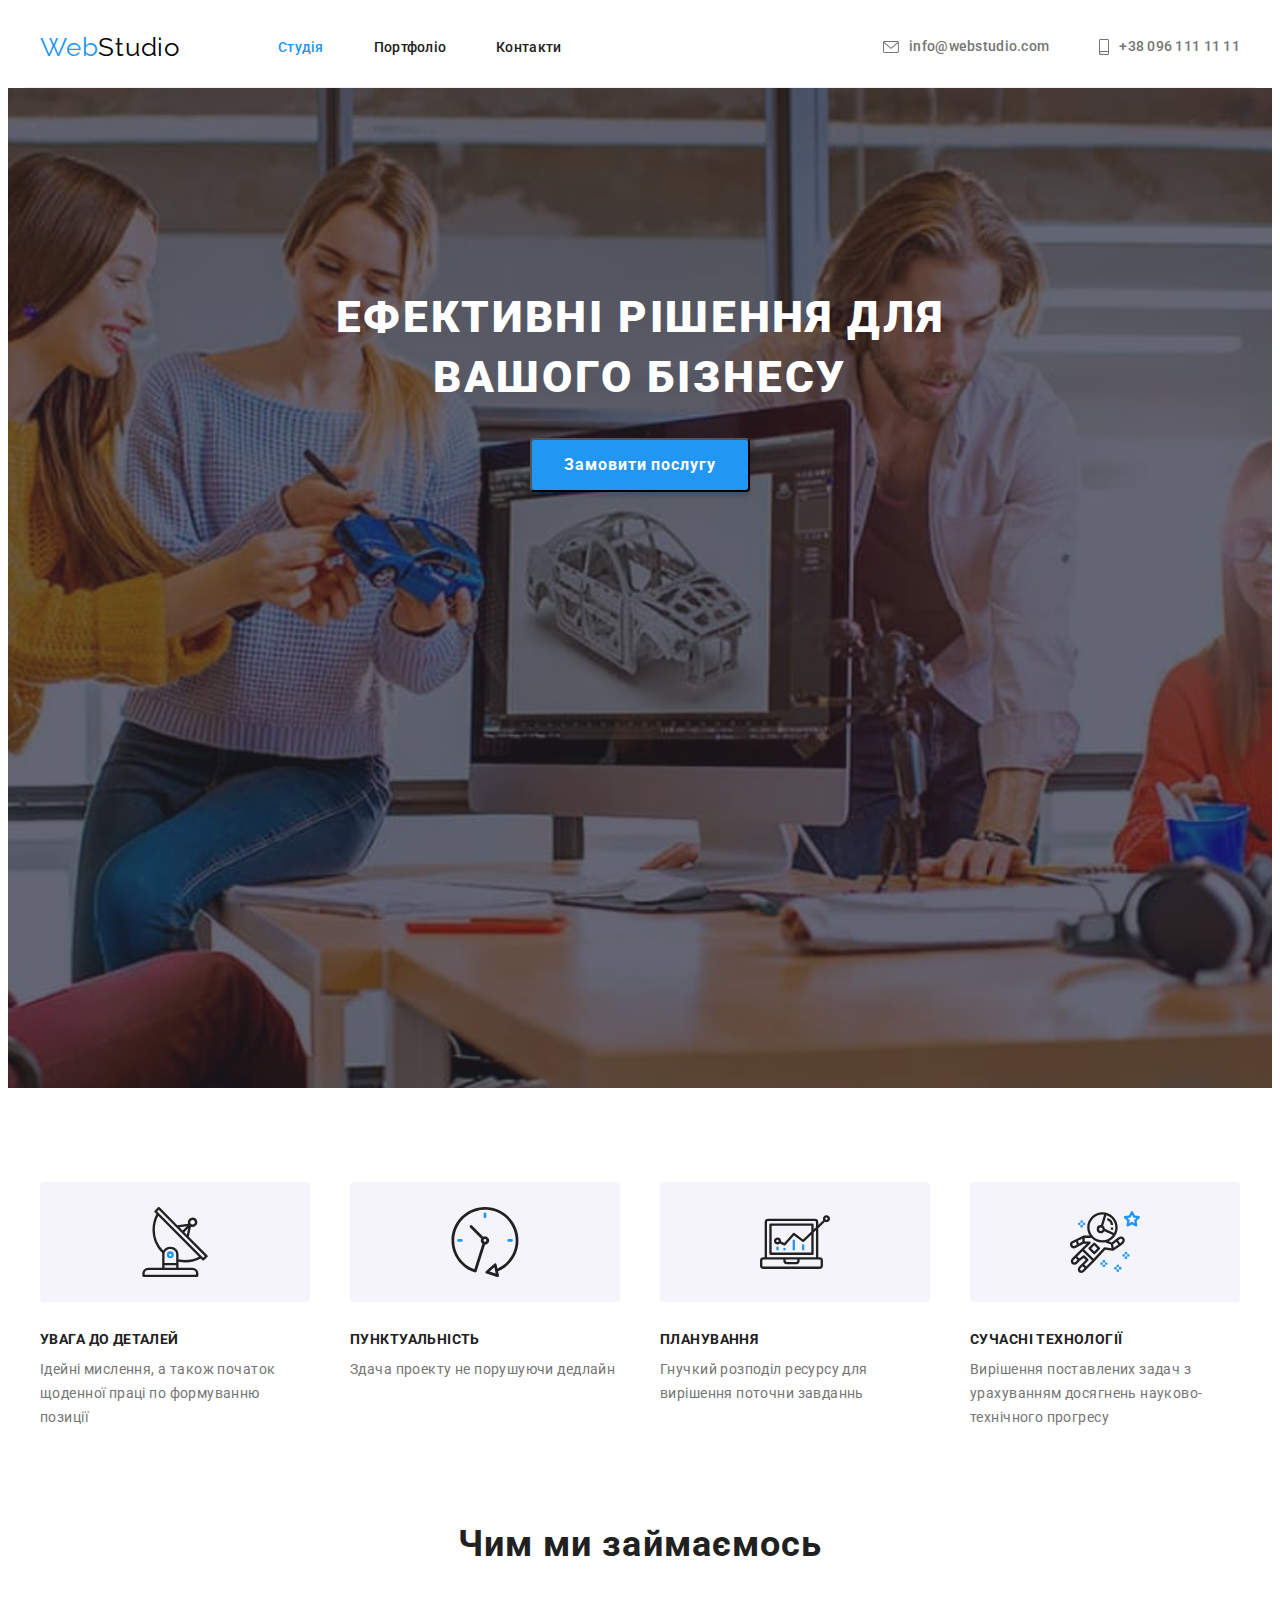
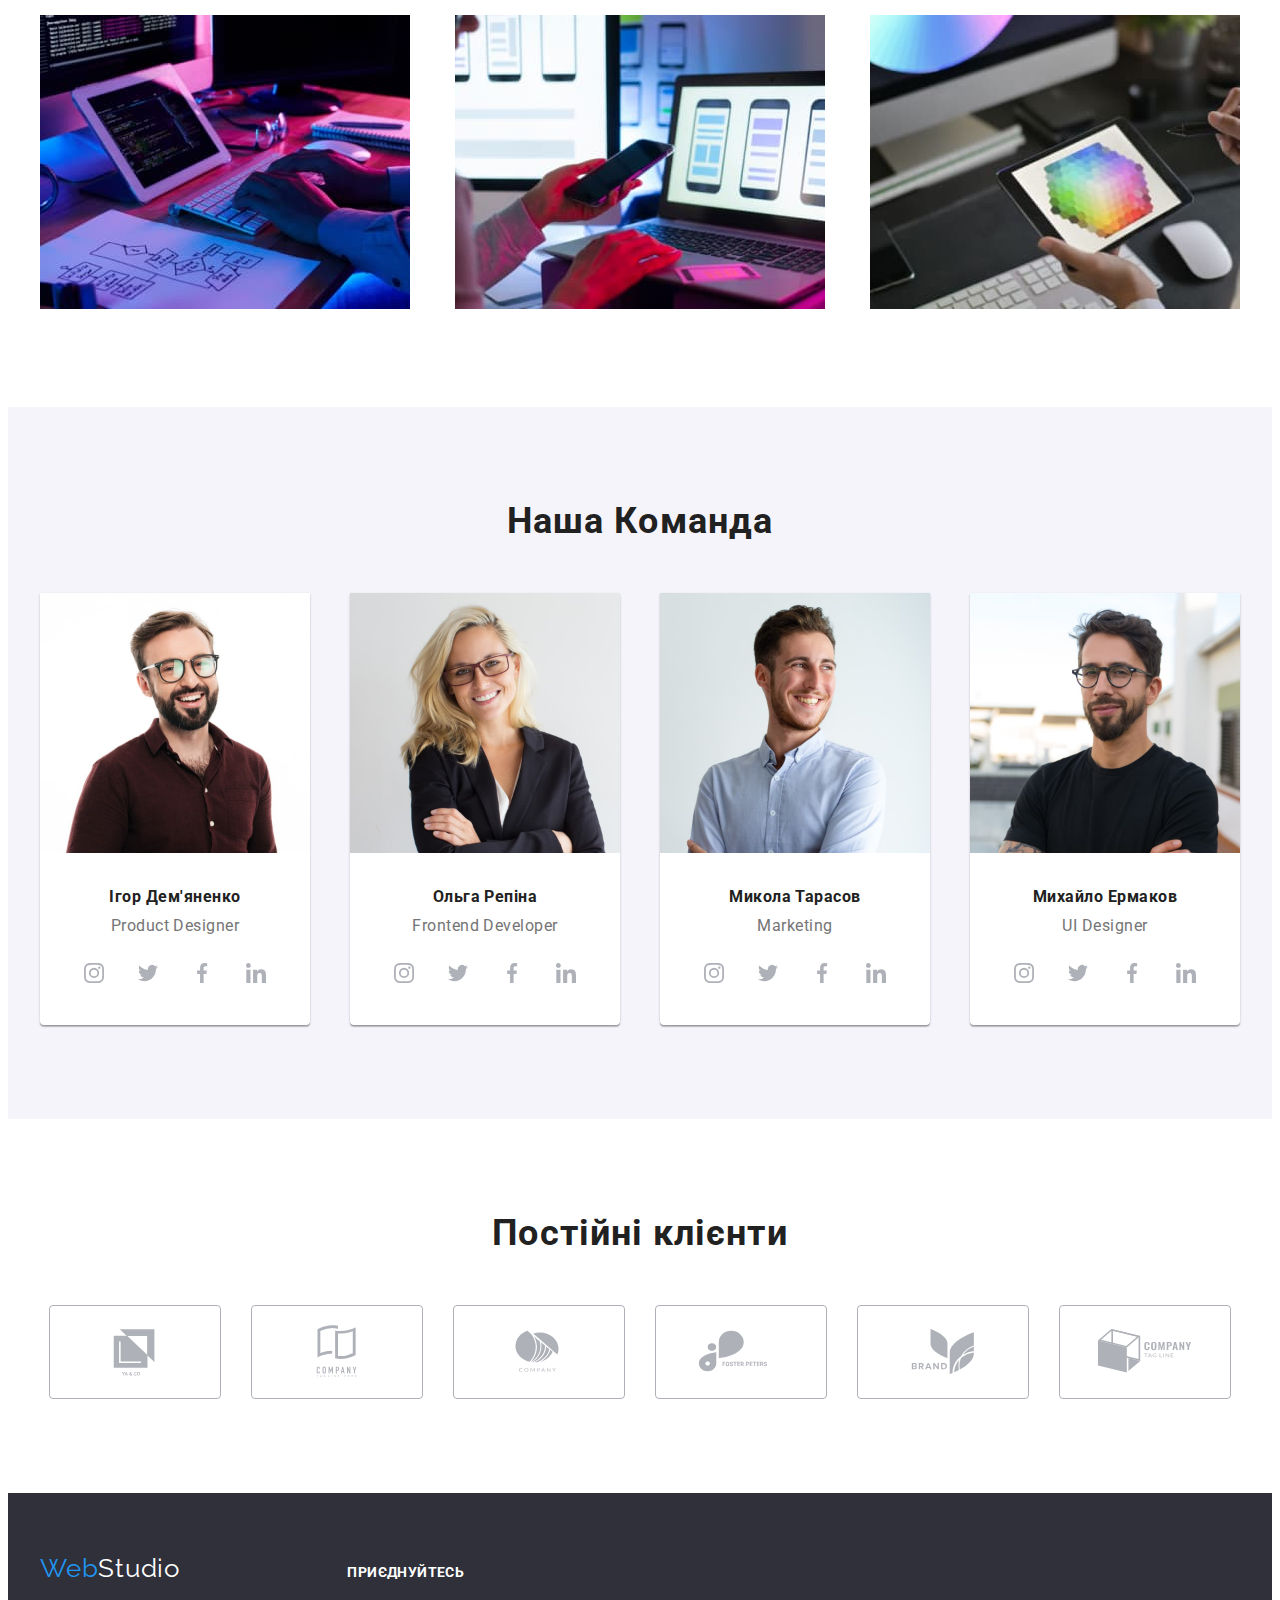
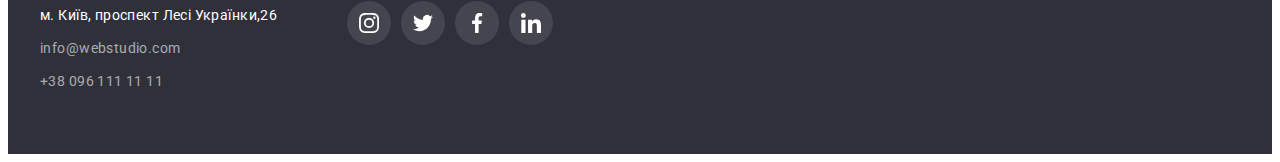
<file: index.html>
<!DOCTYPE html>
<html lang="uk">
  <head>
    <meta charset="UTF-8" />
    <meta name="viewport" content="width=device-width, initial-scale=1.0" />
    <title>WedStudio</title>
    <link rel="preconnect" href="https://fonts.googleapis.com" />
    <link rel="preconnect" href="https://fonts.gstatic.com" crossorigin />
    <link
      href="https://fonts.googleapis.com/css2?family=Raleway:wght@700&family=Roboto:wght@400;500;700;900&display=swap"
      rel="stylesheet"
    />
    <link rel="stylesheet" href="https://cdnjs.cloudflare.com/ajax/libs/modern-normalize/1.1.0/modern-normalize.min.css" integrity="sha512-wpPYUAdjBVSE4KJnH1VR1HeZfpl1ub8YT/NKx4PuQ5NmX2tKuGu6U/JRp5y+Y8XG2tV+wKQpNHVUX03MfMFn9Q==" crossorigin="anonymous" referrerpolicy="no-referrer" />
    <link rel="stylesheet" href="./css/styles.css" />
    
  </head>
  <body>
    <header class="header">
      <div class="container">
        <nav class="header-nav">
          <a href="index.html" lang="en" class="header-logo link"><span>Web</span>Studio</a>

          <ul class="main-nav list">
            <li class="main-nav-item">
              <a href="index.html" class="main-nav-link link current">Студія</a>
            </li>
            <li class="main-nav-item">
              <a href="portfolio.html" class="main-nav-link link">Портфоліо</a>
            </li>
            <li class="main-nav-item"><a href="#" class="main-nav-link link">Контакти</a></li>
          </ul>
        </nav>
    

      
        <ul class="conneсtion-nav list">
        <li class="conneсtion-nav-item">
          <a href="mailto:info@webstudio.com" class="conneсtion-nav-link link"
            >
            <svg class="connection-nav-icon"  width="16" height="12">
              <use href="./images/icons.svg#icon-mail"></use>
            </svg>
            info@webstudio.com</a
          >
        </li>
        <li class="conneсtion-nav-item">
          <a href="tel:+380961111111" class="conneсtion-nav-link link"
            >
            <svg class="connection-nav-icon"  width="10" height="16">
              <use href="./images/icons.svg#icon-tel"></use>
            </svg>
            +38 096 111 11 11</a
          >
        </li>
      </ul>
      </div>
    </header>

    <main>
      <!--Герой-->
      <section class="section hero">
        <div class="container">
          <h1 class="hero-titel">Ефективні рішення для вашого бізнесу</h1>
          <button type="button" class="hero-btn btn">Замовити послугу</button>
        </div>  
        
      </section>

      <!--НАШІ ОСОБЛИВОСТІ-->

      <section class="section specialty">
        <div class="container">
        <h2 class="specialy-titel main-titel visually-hidden">
          Наші особливості
        </h2>

        <ul class="specialty-list list">
          <li class="specialty-item">
            <div class="specialty-icon">
            <svg class="connection-nav-icon"  width="70" height="70">
              <use href="./images/icons.svg#icon-antenna"></use>
            </svg>
            </div>
            <h3 class="specialty-titel titel">Увага до деталей</h3>
            <p class="specialty-text text">
              Ідейні мислення, а також початок щоденної праці по формуванню
              позиції
            </p>
          </li>

          <li class="specialty-item">
            <div class="specialty-icon">
            <svg class="connection-nav-icon"  width="70" height="70">
              <use href="./images/icons.svg#icon-clock"></use>
            </svg>
            </div>
            <h3 class="specialty-titel titel">Пунктуальність</h3>
            <p class="specialty-text text">
              Здача проекту не порушуючи дедлайн
            </p>
          </li>

          <li class="specialty-item">
            <div class="specialty-icon">
            <svg class="connection-nav-icon"  width="70" height="70">
              <use href="./images/icons.svg#icon-diagram"></use>
            </svg>
            </div>
            <h3 class="specialty-titel titel">Планування</h3>
            <p class="specialty-text text">
              Гнучкий розподіл ресурсу для вирішення поточни завданнь
            </p>
          </li>
          
          <li class="specialty-item">
            <div class="specialty-icon">
            <svg class="connection-nav-icon"  width="70" height="70">
              <use href="./images/icons.svg#icon-astronaut"></use>
            </svg>
            </div>
            <h3 class="specialty-titel titel">Сучасні технології</h3>
            <p class="specialty-text text">
              Вирішення поставлених задач з урахуванням досягнень
              науково-технічного прогресу
            </p>
          </li>
        </ul>
        </div>       
      </section>

      <!--Чим ми займаємось-->

      <section class="section what-do">
        <div class="container">
          <h2 class="what-do-main-titel main-titel">Чим ми займаємось</h2>
        <ul class="what-do-list list">
          <li>
            <img
              src="./images/img1.jpg"
              alt="Пишемо код веб-сторінки"
              width="370"
              height="294"
            />
          </li>
          <li>
            <img
              src="./images/img2.jpg"
              alt="Сінхронизуємо сторінку на різних пристроях"
              width="370"
              height="294"
            />
          </li>
          <li>
            <img
              src="./images/img3.jpg"
              alt="віалізуємо веб-магію"
              width="370"
              height="294"
            />
          </li>
        </ul>
        </div>
        
      </section>
      <!--Наша Команда-->

      <section class="section team">
        <div class="container">
          <h2 class="team-main-titel main-titel">Наша Команда</h2>

        <ul class="team-list list">
          <li class="team-item">
            <img
              src="./images/photos/igor.jpg"
              alt="фотографія члена команди"
              width="270"
              height="260"
            />
            <div class="team-div">
              <h3 class="team-titel titel">Ігор Дем'яненко</h3>
              <p lang="en" class="team-text text">Product Designer</p>
            <ul class="team-soc list">
              <li class="team-soc-item"><a href="" class="soc-link link">
                <svg class="team-soc-icon" width="20" height="20">
                  <use href="./images/icons.svg#icon-instagram"></use>
                </svg>
              </a></li>
              <li class="team-soc-item"><a href="" class="soc-link link">
                <svg class="team-soc-icon" width="20" height="20">
                  <use href="./images/icons.svg#icon-twitter"></use>
                </svg>
              </a></li>
              <li class="team-soc-item"><a href="" class="soc-link link">
                <svg class="team-soc-icon" width="20" height="20">
                  <use href="./images/icons.svg#icon-fecabook"></use>
                </svg>
              </a></li>
              <li class="team-soc-item"><a href="" class="soc-link link">
                <svg class="team-soc-icon" width="20" height="20">
                  <use href="./images/icons.svg#icon-linkedin"></use>
                </svg>
              </a></li>
            </ul>
            </div>
            
          </li>
          <li class="team-item">
            <img
              src="./images/photos/olga.jpg"
              alt="фотографія члена команди"
              width="270"
              height="260"
            />
            <div class="team-div">
              <h3 class="team-titel titel">Ольга Репіна</h3>
              <p lang="en" class="team-text text">Frontend Developer</p>
              <ul class="team-soc list">
              <li class="team-soc-item"><a href="" class="soc-link link">
                <svg class="team-soc-icon" width="20" height="20">
                  <use href="./images/icons.svg#icon-instagram"></use>
                </svg>
              </a></li>
              <li class="team-soc-item"><a href="" class="soc-link link">
                <svg class="team-soc-icon" width="20" height="20">
                  <use href="./images/icons.svg#icon-twitter"></use>
                </svg>
              </a></li>
              <li class="team-soc-item"><a href="" class="soc-link link">
                <svg class="team-soc-icon" width="20" height="20">
                  <use href="./images/icons.svg#icon-fecabook"></use>
                </svg>
              </a></li>
              <li class="team-soc-item"><a href="" class="soc-link link">
                <svg class="team-soc-icon" width="20" height="20">
                  <use href="./images/icons.svg#icon-linkedin"></use>
                </svg>
              </a></li>
            </ul>
            </div>
          
          </li>
          <li class="team-item">
            <img
              src="./images/photos/nik.jpg"
              alt="фотографія члена команди"
              width="270"
              height="260"
            />
            <div class="team-div">
              <h3 class="team-titel titel">Микола Тарасов</h3>
              <p lang="en" class="team-text text">Marketing</p>
              <ul class="team-soc list">
              <li class="team-soc-item"><a href="" class="soc-link link">
                <svg class="team-soc-icon" width="20" height="20">
                  <use href="./images/icons.svg#icon-instagram"></use>
                </svg>
              </a></li>
              <li class="team-soc-item"><a href="" class="soc-link link">
                <svg class="team-soc-icon" width="20" height="20">
                  <use href="./images/icons.svg#icon-twitter"></use>
                </svg>
              </a></li>
              <li class="team-soc-item"><a href="" class="soc-link link">
                <svg class="team-soc-icon" width="20" height="20">
                  <use href="./images/icons.svg#icon-fecabook"></use>
                </svg>
              </a></li>
              <li class="team-soc-item"><a href="" class="soc-link link">
                <svg class="team-soc-icon" width="20" height="20">
                  <use href="./images/icons.svg#icon-linkedin"></use>
                </svg>
              </a></li>
            </ul>
            </div>
            
          </li>
          <li class="team-item">
            <img
              src="./images/photos/mishka.jpg"
              alt="фотографія члена команди"
              width="270"
              height="260"
            />
            <div class="team-div">
              <h3 class="team-titel titel">Михайло Ермаков</h3>
              <p lang="en" class="team-text text">UI Designer</p>
              <ul class="team-soc list">
              <li class="team-soc-item"><a href="" class="soc-link link">
                <svg class="team-soc-icon" width="20" height="20">
                  <use href="./images/icons.svg#icon-instagram"></use>
                </svg>
              </a></li>
              <li class="team-soc-item"><a href="" class="soc-link link">
                <svg class="team-soc-icon" width="20" height="20">
                  <use href="./images/icons.svg#icon-twitter"></use>
                </svg>
              </a></li>
              <li class="team-soc-item"><a href="" class="soc-link link">
                <svg class="team-soc-icon" width="20" height="20">
                  <use href="./images/icons.svg#icon-fecabook"></use>
                </svg>
              </a></li>
              <li class="team-soc-item"><a href="" class="soc-link link">
                <svg class="team-soc-icon" width="20" height="20">
                  <use href="./images/icons.svg#icon-linkedin"></use>
                </svg>
              </a></li>
            </ul>
            </div>
            
          </li>
        </ul>
        </div>
        
      </section>
      <!-- Постійні клієнти -->
      <section class="section client">
        <div class="container">
          <h2 class="client-titel main-titel">Постійні клієнти</h2>
        <div class="client-icons">
          <ul class="client-list list">
            <li class="client-item"><a href="" class="client-link link">
              <svg class="client-icon" width="106" height="60">
                  <use href="./images/icons.svg#icon-client1"></use>
                </svg>
            </a></li>
            <li class="client-item"><a href="" class="client-link link">
              <svg class="client-icon" width="106" height="60">
                  <use href="./images/icons.svg#icon-client2"></use>
                </svg>
            </a></li>
            <li class="client-item"><a href="" class="client-link link">
              <svg class="client-icon" width="106" height="60">
                  <use href="./images/icons.svg#icon-client3"></use>
                </svg>
            </a></li>
            <li class="client-item"><a href="" class="client-link link">
              <svg class="client-icon" width="106" height="60">
                  <use href="./images/icons.svg#icon-client4"></use>
                </svg>
            </a></li>
            <li class="client-item"><a href="" class="client-link link">
              <svg class="client-icon" width="106" height="60">
                  <use href="./images/icons.svg#icon-client5"></use>
                </svg>
            </a></li>
            <li class="client-item"><a href="" class="client-link link">
              <svg class="client-icon" width="106" height="60">
                  <use href="./images/icons.svg#icon-client6"></use>
                </svg>
            </a></li>
          </ul>
        </div>
        </div>
      </section>
    </main>

    <footer class="footer">
      <div class="container">
        <div class="footer-add">
          <a href="index.html" lang="en" class="footer-logo link"
          ><span>Web</span>Studio</a>        
          <address class="footer-address">
            <ul class="address-list list">
              <li class="addres-item">
                <a
                  href="https://goo.gl/maps/VcLh4SeBCDLP2WR46"
                  target="_blank"
                  rel="noopener noreferrer nofollow"
                  class="address link"
                  >м. Київ, проспект Лесі Українки,26</a
                >
              </li>
              <li class="addres-item">
                <a href="mailto:info@webstudio.com" class="footer-cont link"
                  >info@webstudio.com</a
                >
              </li>
              <li class="addres-item">
                <a href="tel:+380961111111" class="footer-cont link"
                  >+38 096 111 11 11</a
                >
              </li>
            </ul>
          </address>
        </div>
        <div class="footer-soc">
          <h3 class="footer-titel titel">
            Приєднуйтесь
          </h3>
            <ul class="footer-soc-list list">
                <li class="foooter-soc-item"><a href="" class="foooter-soc-link link">
                  <svg class="footer-soc-icon" width="20" height="20">
                    <use href="./images/icons.svg#icon-instagram"></use>
                  </svg>
                </a></li>
                <li class="foooter-soc-item"><a href="" class="foooter-soc-link link">
                  <svg class="footer-soc-icon" width="20" height="20">
                    <use href="./images/icons.svg#icon-twitter"></use>
                  </svg>
                </a></li>
                <li class="foooter-soc-item"><a href="" class="foooter-soc-link link">
                  <svg class="footer-soc-icon" width="20" height="20">
                    <use href="./images/icons.svg#icon-fecabook"></use>
                  </svg>
                </a></li>
                <li class="foooter-soc-item"><a href="" class="foooter-soc-link link">
                  <svg class="footer-soc-icon" width="20" height="20">
                    <use href="./images/icons.svg#icon-linkedin"></use>
                  </svg>
                </a></li>
            </ul>
        </div>
      </div>      
    </footer>
  </body>
</html>
</file>
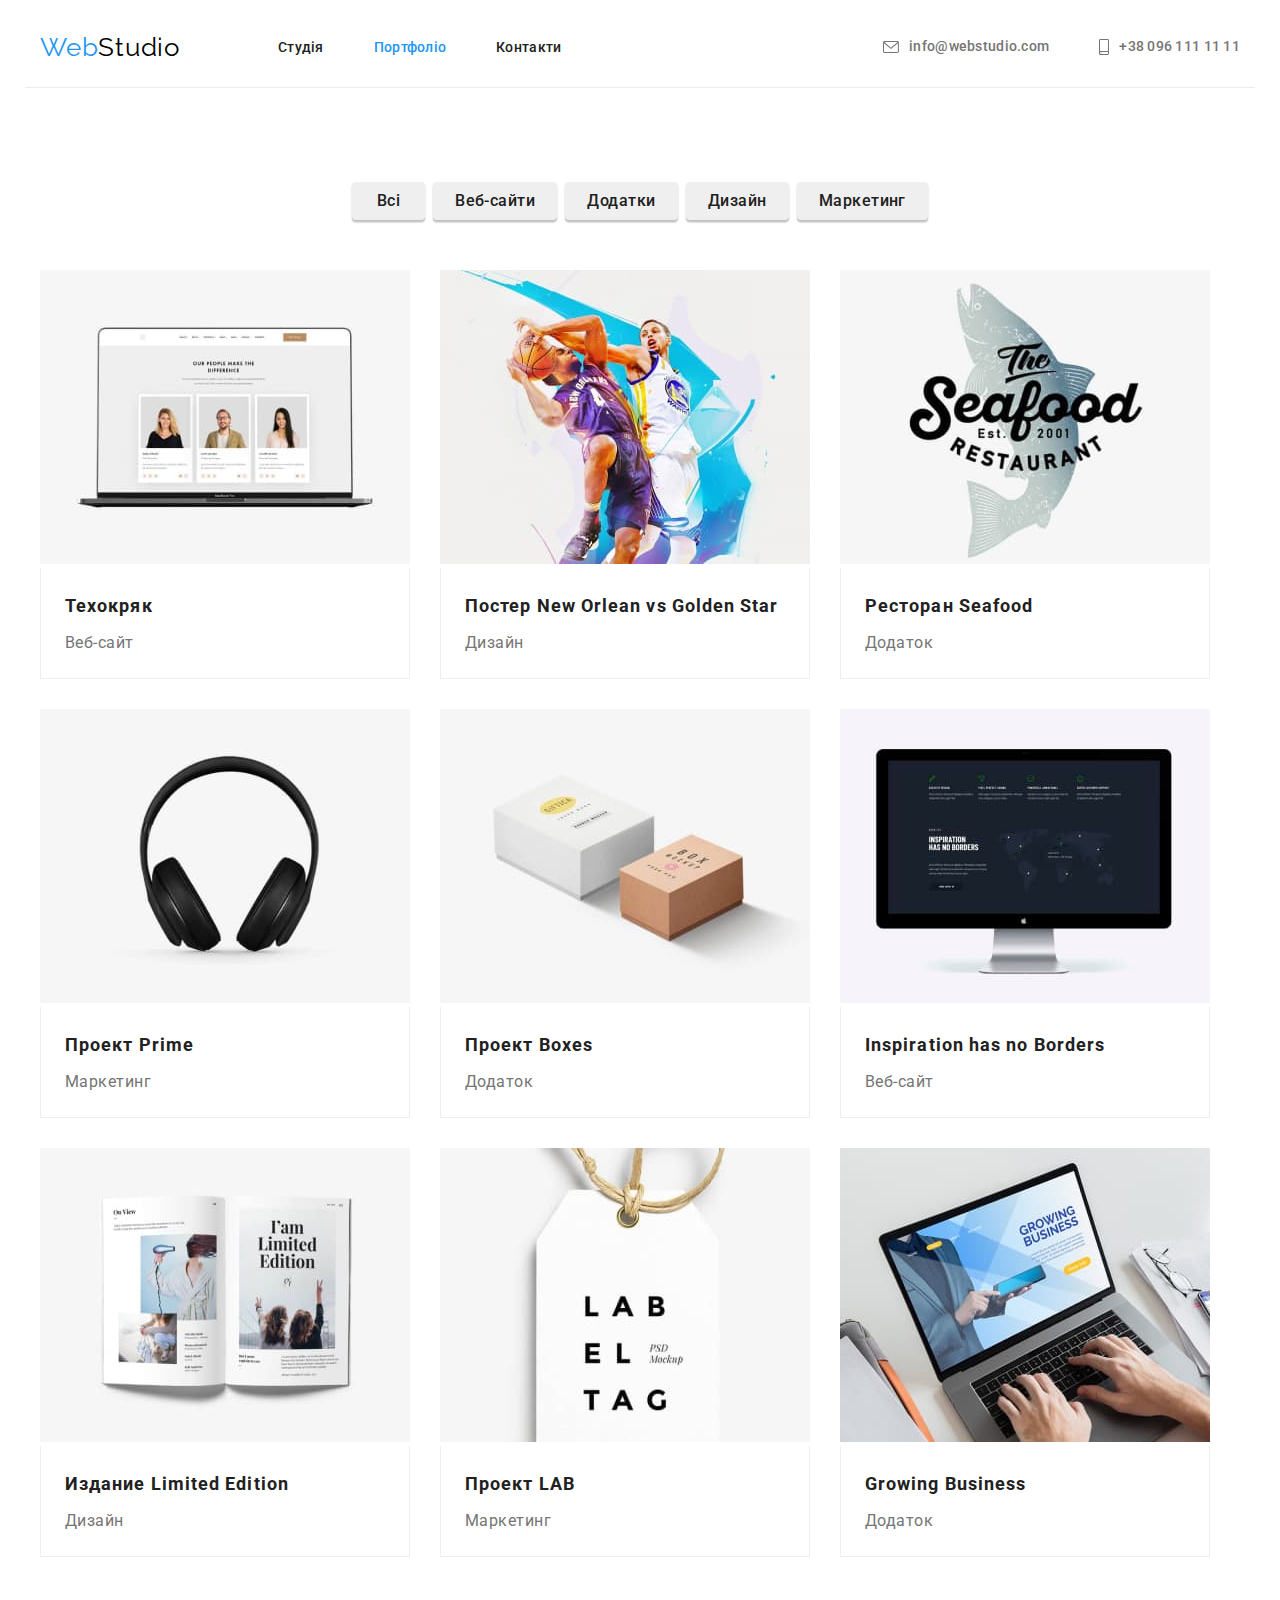
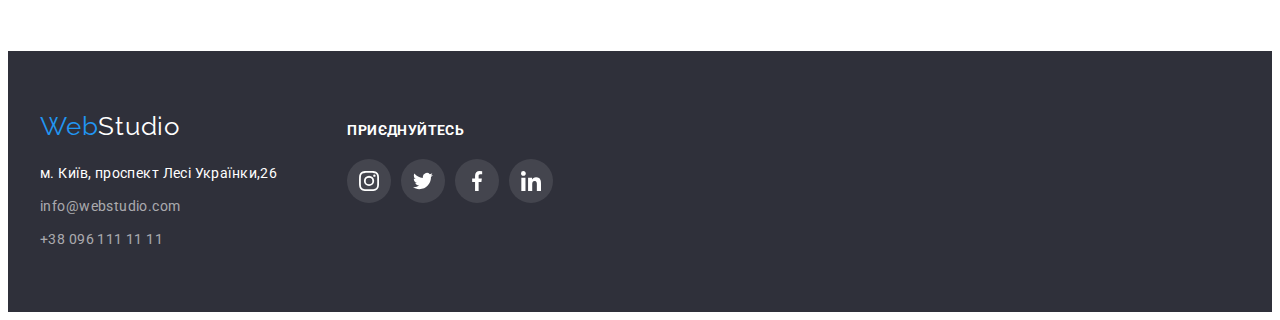
<file: portfolio.html>
<!DOCTYPE html>
<html lang="uk">
  <head>
    <meta charset="UTF-8" />
    <meta name="viewport" content="width=device-width, initial-scale=1.0" />
    <title>WedStudio-Портфоліо</title>
    <link rel="preconnect" href="https://fonts.googleapis.com" />
    <link rel="preconnect" href="https://fonts.gstatic.com" crossorigin />
    <link
      href="https://fonts.googleapis.com/css2?family=Raleway:wght@700&family=Roboto:wght@400;500;700;900&display=swap"
      rel="stylesheet"
    />
    <link rel="stylesheet" href="https://cdnjs.cloudflare.com/ajax/libs/modern-normalize/1.1.0/modern-normalize.min.css" integrity="sha512-wpPYUAdjBVSE4KJnH1VR1HeZfpl1ub8YT/NKx4PuQ5NmX2tKuGu6U/JRp5y+Y8XG2tV+wKQpNHVUX03MfMFn9Q==" crossorigin="anonymous" referrerpolicy="no-referrer" />
    <link rel="stylesheet" href="./css/styles.css" />
    
  </head>
  <body>
    <header class="header">
      <div class="container">
        <nav class="header-nav">
          <a href="index.html" lang="en" class="header-logo link"><span>Web</span>Studio</a>

          <ul class="main-nav list">
            <li class="main-nav-item">
              <a href="index.html" class="main-nav-link link">Студія</a>
            </li>
            <li class="main-nav-item">
              <a href="portfolio.html" class="main-nav-link link current">Портфоліо</a>
            </li>
            <li class="main-nav-item"><a href="#" class="main-nav-link link">Контакти</a></li>
          </ul>
        </nav>
    

      
        <ul class="conneсtion-nav list">
        <li class="conneсtion-nav-item">
          <a href="mailto:info@webstudio.com" class="conneсtion-nav-link link"
            >
            <svg class="connection-nav-icon"  width="16" height="12">
              <use href="./images/icons.svg#icon-mail"></use>
            </svg>
            info@webstudio.com</a
          >
        </li>
        <li class="conneсtion-nav-item">
          <a href="tel:+380961111111" class="conneсtion-nav-link link"
            >
            <svg class="connection-nav-icon"  width="10" height="16">
              <use href="./images/icons.svg#icon-tel"></use>
            </svg>
            +38 096 111 11 11</a
          >
        </li>
      </ul>
      </div>
    </header>

    <main>
      <section class="section example">
        <div class="container">
          <h2 class="visually-hidden">Приклади наших робіт</h2>
        <!--Кнопки фільтрації прикладів робіт-->
        <ul class="buttons list">
          <li>
            <button type="button" class="example-btn btn">Всі</button>
          </li>
          <li><button type="button" class="example-btn btn">Веб-сайти</button></li>
          <li>
            <button type="button" class="example-btn btn">Додатки</button>
          </li>
          <li><button type="button" class="example-btn btn">Дизайн</button></li>
          <li>
            <button type="button" class="example-btn btn">Маркетинг</button>
          </li>
        </ul>

        <!--Саме приклади-->

        <ul class="example-list list">
          <li class="example-item">
            <a href="#" class="example-link link">
              <img
                src="./images/portfolio/img1.jpg"
                alt="Лед-топ з відкритим веб-сайтом"
                width="370"
                height="294"
              />
              
              <div class="example-div">
                <h3 class="example-titel titel">Техокряк</h3>
                <p class="example-text text">Веб-сайт</p>
              </div> 
            </a>
          </li>
          <li class="example-item">
            <a href="#" class="example-link link">
              <img
                src="./images/portfolio/img2.jpg"
                alt="Блок-шот при спробі слем-данку"
                width="370"
                height="294"
              />
              
              <div class="example-div">
                <h3 class="example-titel titel">
                Постер New Orlean vs Golden Star
              </h3>
              <p class="example-text text">Дизайн</p>
              </div> 
            </a>
          </li>
          <li class="example-item">
            <a href="#" class="example-link link">
              <img
                src="./images/portfolio/img3.jpg"
                alt="Логотип ресторану Seafood"
                width="370"
                height="294"
              />
              
              <div class="example-div">
                <h3 class="example-titel titel">Ресторан Seafood</h3>
              <p class="example-text text">Додаток</p>
              </div> 
            </a>
          </li>
          <li class="example-item">
            <a href="#" class="example-link link">
              <img
                src="./images/portfolio/img4.jpg"
                alt="Навушники"
                width="370"
                height="294"
              />
              
              <div class="example-div">
                <h3 class="example-titel titel">Проект Prime</h3>
              <p class="example-text text">Маркетинг</p>
              </div>
            </a>
          </li>
          <li class="example-item">
            <a href="#" class="example-link link">
              <img
                src="./images/portfolio/img5.jpg"
                alt="Дві коробки різних розмірів"
                width="370"
                height="294"
              />
              
              <div class="example-div">
                <h3 class="example-titel titel">Проект Boxes</h3>
              <p class="example-text text">Додаток</p>
              </div> 
            </a>
          </li>
          <li class="example-item">
            <a href="#" class="example-link link">
              <img
                src="./images/portfolio/img6.jpg"
                alt="Монітор з відкритим веб-сайтом"
                width="370"
                height="294"
              />
              
              <div class="example-div">
                <h3 class="example-titel titel">Inspiration has no Borders</h3>
              <p class="example-text text">Веб-сайт</p>
              </div> 
            </a>
          </li>
          <li class="example-item">
            <a href="#" class="example-link link">
              <img
                src="./images/portfolio/img7.jpg"
                alt="Розгорнута книга з картинками"
                width="370"
                height="294"
              />
              
              <div class="example-div">
                <h3 class="example-titel titel">Издание Limited Edition</h3>
              <p class="example-text text">Дизайн</p>
              </div> 
            </a>
          </li>
          <li class="example-item">
            <a href="#" class="example-link link">
              <img
                src="./images/portfolio/img8.jpg"
                alt="Бірка з маркуванням виробу"
                width="370"
                height="294"
              />
              
              <div class="example-div">
                <h3 class="example-titel titel">Проект LAB</h3>
              <p class="example-text text">Маркетинг</p>
              </div> 
            </a>
          </li>
          <li class="example-item">
            <a href="#" class="example-link link">
              <img
                src="./images/portfolio/img9.jpg"
                alt="Лед-топ на екрані якого відбувається процес встановлення десктопного додатку"
                width="370"
                height="294"
              />
              
              <div class="example-div">
                <h3 class="example-titel titel">Growing Business</h3>
              <p class="example-text text">Додаток</p>
              </div> 
            </a>
          </li>
        </ul>
        </div>
        
      </section>
    </main>

    <footer class="footer">
      <div class="container">
        <div class="footer-add">
          <a href="index.html" lang="en" class="footer-logo link"
          ><span>Web</span>Studio</a>        
          <address class="footer-address">
            <ul class="address-list list">
              <li class="addres-item">
                <a
                  href="https://goo.gl/maps/VcLh4SeBCDLP2WR46"
                  target="_blank"
                  rel="noopener noreferrer nofollow"
                  class="address link"
                  >м. Київ, проспект Лесі Українки,26</a
                >
              </li>
              <li class="addres-item">
                <a href="mailto:info@webstudio.com" class="footer-cont link"
                  >info@webstudio.com</a
                >
              </li>
              <li class="addres-item">
                <a href="tel:+380961111111" class="footer-cont link"
                  >+38 096 111 11 11</a
                >
              </li>
            </ul>
          </address>
        </div>
        <div class="footer-soc">
          <h3 class="footer-titel titel">
            Приєднуйтесь
          </h3>
            <ul class="footer-soc-list list">
                <li class="foooter-soc-item"><a href="" class="foooter-soc-link link">
                  <svg class="footer-soc-icon" width="20" height="20">
                    <use href="./images/icons.svg#icon-instagram"></use>
                  </svg>
                </a></li>
                <li class="foooter-soc-item"><a href="" class="foooter-soc-link link">
                  <svg class="footer-soc-icon" width="20" height="20">
                    <use href="./images/icons.svg#icon-twitter"></use>
                  </svg>
                </a></li>
                <li class="foooter-soc-item"><a href="" class="foooter-soc-link link">
                  <svg class="footer-soc-icon" width="20" height="20">
                    <use href="./images/icons.svg#icon-fecabook"></use>
                  </svg>
                </a></li>
                <li class="foooter-soc-item"><a href="" class="foooter-soc-link link">
                  <svg class="footer-soc-icon" width="20" height="20">
                    <use href="./images/icons.svg#icon-linkedin"></use>
                  </svg>
                </a></li>
            </ul>
        </div>
      </div>      
    </footer>
  </body>
</html>
</file>
<file: css/styles.css>
:root {
    --main-color: #212121;
    --second-color: #757575;
    --accent-color: #2196F3;
    --background-color: #E5E5E5;
    --header-background-color: #FFFFFF;
    --hero-text: #ffffff;
    --specialty-background-color: #F5F5F5;
    --team-background-color: #F5F4FA;
    --footer-background-color: #2F303A;
    --footer-main-text: #ffffff;
    --footer-second-text: rgba(255, 255, 255, 0.6);
}
h1, h2, h3, h4, h5, h6, p {
    margin: 0;
}
ul {
    margin: 0;
    padding-left: 0;
}
body {
    color: var(--main-color);
    font-family:  'Roboto', sans-serif;
}
.container {
    width: 1200px;
    padding: 0 15px;
    margin: 0 auto;
}
.section {
    
    margin: 0 auto;
    padding-top: 94px;
    padding-bottom: 94px;
}

.link {
    text-decoration: none;
}
.list {
    list-style: none;
}
.btn {
    cursor: pointer;
}
.main-titel {
    font-weight: 700;
    font-size: 36px;
    line-height: 1.16;
    text-align: center;
    letter-spacing: 0.03em;

    color: var(--main-color);
}
.titel {
    font-weight: 700;
    font-size: 14px;
    line-height: 1.14;
    letter-spacing: 0.03em;
    
    color: var(--main-color);
}
.text {
    font-size: 14px;
    line-height: 1.71;
    
    letter-spacing: 0.03em;

    color: var(--second-color);
}

.visually-hidden {
    position: absolute;
    white-space: nowrap;
    width: 1px;   
    height: 1px;
    overflow: hidden;
    border: 0;
    padding: 0;
    clip: rect(0 0 0 0);
    clip-path: inset(50%);
    margin: -1px;
}

/*HEADER*/
.header .container{
    display: flex;
    justify-content: space-between;
    align-items: center;
    font-size: 14px;
    border-bottom: 1px solid #ECECEC;
    background-color: #FFFFFF;
}

.header-logo {
    font-family: 'Raleway', sans-serif;
    font-size: 26px;
    line-height: 1.19;
    min-width: 145px;
    letter-spacing: 0.03em;
    padding: 24px 0;
    margin-right: 93px;

    color: #000000;    
}
.header-logo span {
    color: var(--accent-color);
}

.header-logo:hover,
.header-logo:focus {
    color: var(--accent-color);
    text-decoration: underline;
}
.header-nav {
    
    display: flex;
    justify-content: flex-start;
    align-items: center;
}
.main-nav {
    display: flex;
}

.main-nav-link {
    display: inline-block;
    font-weight: 500;
    font-size: 14px;
    line-height: 1.14;
    letter-spacing: 0.02em;

    

    color: var(--main-color);
}

.main-nav-item:not(:last-child) {
    margin-right: 50px;
}
.main-nav-link:hover,
.main-nav-link:focus {
    text-decoration: none;
    color: var(--accent-color);
}
.current {
    color: var(--accent-color);
}
.conneсtion-nav {
    display: flex;
    justify-content: flex-end;
    margin-left: auto;
}
.conneсtion-nav-link {
    display: flex;
    gap: 10px;
    align-items: center;
    justify-content: center;
    font-weight: 500;
    font-size: 14px;
    line-height: 1.14;
    letter-spacing: 0.02em;
        
    color: var(--second-color);
}
.connection-nav-icon {
    fill: currentColor;
    
}
.conneсtion-nav-link:hover,
.conneсtion-nav-link:focus {
    text-decoration: underline;
    color: var(--accent-color);
}
.conneсtion-nav-item:not(:last-child) {
    margin-right: 50px;
}
/*main*/

/*HERO*/
.hero {
    text-align: center;
    max-width: 1600px;
    height: 600px;
    padding: 200px 0px;
    margin-left: auto;
    margin-right: auto;
    background-color: #2F303A;
    background-image: 
    linear-gradient( to right, #2F303A66, rgba(47, 48, 58, 0.4)), 
    url(../images/back.jpg);
    background-repeat: no-repeat;
    background-position: center;
    background-size: cover;
    
    
}
.hero-titel {
    font-weight: 900;
    font-size: 44px;
    line-height: 1.36;
    text-align: center;
    
    letter-spacing: 0.06em;
    text-transform: uppercase;

    max-width: 696px;
    margin: 0 auto;
    margin-bottom: 30px;

    color: var(--hero-text);
}
.hero-btn {
    display: inline-block;
    font-family: inherit;
    font-weight: 700;
    font-size: 16px;
    line-height: 1.88;
    
    
    letter-spacing: 0.06em;

    color: var(--hero-text);
    
    padding: 10px 32px;
    min-width: 216px;
    margin: 0 auto;
    

    background: var(--accent-color);
    box-shadow: 0px 4px 4px rgba(0, 0, 0, 0.15);
    border-radius: 4px;
}

.hero-btn:hover,
.hero-btn:focus {
    text-decoration: underline var(--accent-color);
}

/*specialty*/
.specialty {
    
}
.specialty-list {
    display: flex;
    justify-content: space-between;
    align-items: flex-start;
}
.specialty-item {
    width: 270px;
}
.specialty-icon {
    display: flex;
    justify-content: center;
    align-items: center;
    height: 120px;
    background-color: #F5F4FA;
    border-radius: 4px;
    margin-bottom: 30px;
}
.specialty-titel {
    width: 270px;
    text-transform: uppercase;

    margin-bottom: 10px;
}
.specialty-text {
    width: 270px;
}
/*What do we do?*/
.what-do {
    padding-top: 0;
}
.what-do-main-titel {
    min-width: 366px;
    text-align: center;
    margin-bottom: 50px;
}
.what-do-list {
    display: flex;
    justify-content: space-between;
}
/*Our team*/
.team {
    background-color: var(--team-background-color);
}
.team-main-titel {
    min-width: 264px;
    text-align: center;
    margin-bottom: 50px;
}
.team-list {
    display: flex;
    justify-content: space-between;
}
.team-item {
    display: block;
    background-color: #FFFFFF;

    box-shadow: 0px 1px 3px rgba(0, 0, 0, 0.12), 0px 1px 1px rgba(0, 0, 0, 0.14), 0px 2px 1px rgba(0, 0, 0, 0.2);
    border-radius: 0px 0px 4px 4px;
}
.team-div {
    padding-top: 30px;
    padding-bottom: 30px;
}
.team-titel {
    font-size: 16px;
    line-height: 1.19;
    min-width: 104px;
    text-align: center;

    
    margin-bottom: 10px;
}
.team-text {
    font-size: 16px;
    line-height: 1.19;

    min-width: 76px;
    text-align: center;
}
.team-soc {
    margin-top: 16px;
    display: flex;
    justify-content: center;
    gap: 10px;
}
.soc-link {
    display: flex;
    justify-content: center;
    align-items: center;
    width: 44px;
    height: 44px;
    border-radius: 50%;
    color: #AFB1B8;
    
}
.soc-link:hover,
.soc-link:focus {
    color: #ffffff;
    background-color: var(--accent-color);
}
.team-soc-icon {
    fill: currentColor;
}
/* Постійні клієнти */
.client-titel {
    min-width: 297px;
    text-align: center;
    margin-bottom: 50px;
}
.client-list {
    display: flex;
    justify-content: center;
    gap: 30px;
}


.client-link {
    display: flex;
    justify-content: center;
    align-items: center;
    width: 170px;
    height: 92px;
    color:  #AFB1B8;
    border: 1px solid #AFB1B8;
    border-radius: 4px;
}
.client-icon {
    fill: currentColor;
}
.client-link:hover,
.client-link:focus {
    color:  var(--accent-color);
    border: 1px solid var(--accent-color);
}
/*footer*/

.footer {
    
    margin: 0 auto;
    padding: 60px 0px;
    
    background-color: var(--footer-background-color);
}
.footer .container {
    display: flex;
    
    justify-content: flex-start;
    align-items: baseline;
    gap: 70px;}

.footer-logo {
    display: block;
    font-family: 'Raleway', sans-serif;
    font-size: 26px;
    line-height: 1.19;
    min-width: 145px;

    
    margin-bottom: 20px;
    letter-spacing: 0.03em;
    
    color: var(--footer-main-text);    
}
.footer-logo span {
    color: var(--accent-color);
}

.footer-logo:hover,
.footer-logo:focus {
    text-decoration: underline var(--accent-color);
}
.address-list {
    
    min-width: 231px;
}
.address {
    display: inline-block;
    font-style: normal;
    font-size: 14px;
    line-height: 1.71;
    min-width: 231px;
    
    letter-spacing: 0.03em;

    color: var(--footer-main-text);
}
.addres-item:not(:last-child) {
    margin-bottom: 9px;
    
}
.address:hover,
.address:focus {
    text-decoration: none;
}
.footer-cont {
    display: inline-block;
    font-style: normal;
    font-size: 14px;
    line-height: 1.71;
    min-width: 231px;
    
    letter-spacing: 0.03em;

    color: var(--footer-second-text);
}
.footer-cont:hover,
.footer-cont:focus {
    
    text-decoration: none;
}
.footer-titel {
    text-transform: uppercase;
    margin-bottom: 20px;

    color: var(--footer-main-text);
}
.footer-add {
        
    margin: 0;
    
}
.footer-soc {
    
    max-width: 206px;
    margin: 0;
    
}
.footer-soc-list {
    
    display: flex;
    justify-content: center;
    gap: 10px;
}
.foooter-soc-link {
    display: flex;
    justify-content: center;
    align-items: center;
    width: 44px;
    height: 44px;
    border-radius: 50%;
    color: #ffffff;
    background-color: rgba(255, 255, 255, 0.1);
    
}
.foooter-soc-link:hover,
.foooter-soc-link:focus {
    background-color: var(--accent-color);
}
.footer-soc-icon {
    fill: currentColor;
}



/*PORTFOLIO*/
.example {

}
/*portfolio buttons*/
.buttons {
    display: flex;
    justify-content: center;
    flex-wrap: wrap;
    gap: 8px;
    margin-bottom: 50px;
}
.example-btn {
    font-family: inherit;
    font-weight: 500;
    font-size: 16px;
    line-height: 1.62;
    
    min-width: 73px;
    padding: 6px 22px;
    
    text-align: center;
    letter-spacing: 0.03em;

    color: var(--main-color);

    box-shadow: 0px 3px 1px rgba(0, 0, 0, 0.1), 0px 1px 2px rgba(0, 0, 0, 0.08), 0px 2px 2px rgba(0, 0, 0, 0.12);
    border: none;
    border-radius: 4px;
}
.example-btn:hover,
.example-btn:focus {
    text-decoration: none;
}
.example-btn:active {
    color: #ffffff;
    background-color: var(--accent-color);
    box-shadow: 0px 3px 1px rgba(0, 0, 0, 0.1), 0px 1px 2px rgba(0, 0, 0, 0.08), 0px 2px 2px rgba(0, 0, 0, 0.12);
}

/*EXAMPLES*/

.example-list {
    display: flex;
    flex-wrap: wrap;
    gap: 30px;
}
.example-item {
    
}
.example-link {
    display: block;
    
    background-color: #ffffff;
    
}
.example-link:hover,
.example-link:focus {
    box-shadow: 0px 1px 1px rgba(0, 0, 0, 0.12), 0px 4px 4px rgba(0, 0, 0, 0.06), 1px 4px 6px rgba(0, 0, 0, 0.16);
}
.example-div {
    border-right: 1px solid #EEEEEE;
    border-bottom: 1px solid #EEEEEE;
    border-left: 1px solid #EEEEEE;
    padding: 20px 24px;
}
.example-titel {
    font-size: 18px;
    line-height: 2;
    
    
    margin-bottom: 4px;
    letter-spacing: 0.06em;
}

.example-text {
    font-size: 16px;
    line-height: 1.88;
    letter-spacing: 0.03em;
}
</file>
